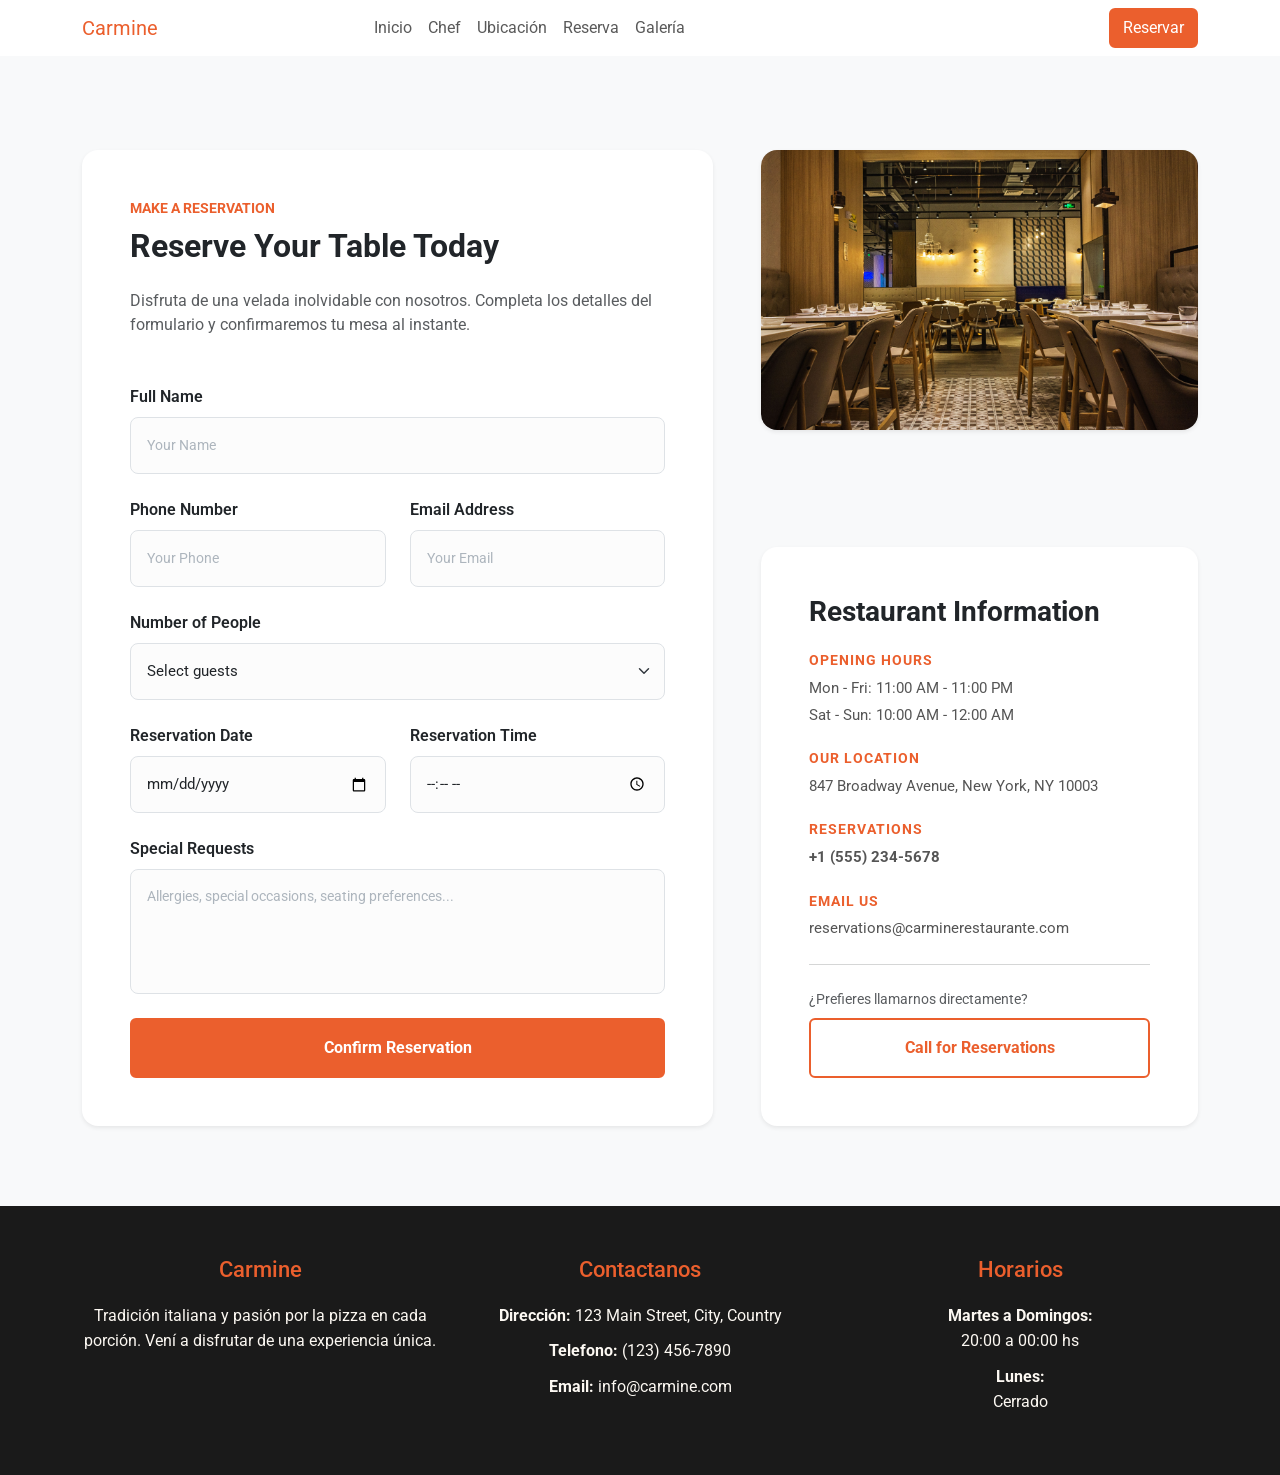
<file: pages/reserva.html>
<!DOCTYPE html>
<html lang="en">
<head>
<meta charset="UTF-8">
    <meta name="viewport" content="width=device-width, initial-scale=1.0">
    <meta name="description" content="Asegura tu lugar en Carmine para una noche inolvidable. Completa nuestro formulario de reserva online de manera rápida y fácil.">
    <title>Reservar Mesa</title>
    <link href="https://cdn.jsdelivr.net/npm/bootstrap@5.3.3/dist/css/bootstrap.min.css" rel="stylesheet">
    <link rel="stylesheet" href="../css/styles.css">
</head>
<body>
    <header>
            <nav class="navbar navbar-expand-lg navbar-white bg-white fixed-top">
                <div class="container">
                    <a class="navbar-brand me-auto" href="../index.html" >Carmine</a>
                    <button class="navbar-toggler" type="button" data-bs-toggle="offcanvas" data-bs-target="#navbarNav">
                        <span class="navbar-toggler-icon"></span>
                    </button>
                    <div class="offcanvas offcanvas-end" id="navbarNav">
                        <div class="offcanvas-header">
                            <h5 class="offcanvas-title">Carmine</h5>
                            <button type="button" class="btn-close" data-bs-dismiss="offcanvas"></button>
                        </div>
                        <div class="offcanvas-body">
                        <ul class="navbar-nav mx-auto">
                            <li class="nav-item">
                                <a class="nav-link" href="../index.html">Inicio</a>
                            </li>
                            <li class="nav-item">
                                <a class="nav-link" href="about.html">Chef</a>
                            </li>
                            <li class="nav-item">
                                <a class="nav-link" href="ubicacion.html">Ubicación</a>
                            </li>
                            <li class="nav-item">
                                <a class="nav-link" href="reserva.html">Reserva</a>
                            </li>
                            <li class="nav-item">
                                <a class="nav-link" href="galeria.html">Galería</a>
                            </li>
                        </ul>
                        <a href="reserva.html" class="btn btn-orange ms-auto d-none d-lg-inline-block">Reservar</a>
                        </div>
                    </div>
                </div>
            </nav>
    </header>
    <main class="reservation-section">
        <div class="container">
            <div class="row g-5">
                
                <div class="col-lg-7">
                    <div class="form-container bg-white p-5 shadow-sm rounded-4">
                        <span class="text-orange fw-bold text-uppercase small d-block mb-2">Make a Reservation</span>
                        <h2 class="fw-bold mb-4">Reserve Your Table Today</h2>
                        <p class="text-muted mb-5">Disfruta de una velada inolvidable con nosotros. Completa los detalles del formulario y confirmaremos tu mesa al instante.</p>

                        <form action="#" class="row g-4">
                            <div class="col-md-12">
                                <label class="form-label fw-semibold">Full Name</label>
                                <input type="text" class="form-control p-3" placeholder="Your Name" required>
                            </div>

                            <div class="col-md-6">
                                <label class="form-label fw-semibold">Phone Number</label>
                                <input type="tel" class="form-control p-3" placeholder="Your Phone" required>
                            </div>

                            <div class="col-md-6">
                                <label class="form-label fw-semibold">Email Address</label>
                                <input type="email" class="form-control p-3" placeholder="Your Email" required>
                            </div>

                            <div class="col-md-12">
                                <label class="form-label fw-semibold">Number of People</label>
                                <select class="form-select p-3" required>
                                    <option value="" selected disabled>Select guests</option>
                                    <option value="1">1 Person</option>
                                    <option value="2">2 People</option>
                                    <option value="3">3 People</option>
                                    <option value="4">4 People</option>
                                    <option value="5">5 People</option>
                                    <option value="6+">6+ People (Contacto especial)</option>
                                </select>
                            </div>

                            <div class="col-md-6">
                                <label class="form-label fw-semibold">Reservation Date</label>
                                <input type="date" class="form-control p-3" required>
                            </div>

                            <div class="col-md-6">
                                <label class="form-label fw-semibold">Reservation Time</label>
                                <input type="time" class="form-control p-3" required>
                            </div>

                            <div class="col-md-12">
                                <label class="form-label fw-semibold">Special Requests</label>
                                <textarea class="form-control p-3" rows="4" placeholder="Allergies, special occasions, seating preferences..."></textarea>
                            </div>

                            <div class="col-md-12 mt-4">
                                <button type="submit" class="btn btn-orange w-100 p-3 fw-bold">Confirm Reservation</button>
                            </div>
                        </form>
                    </div>
                </div>

                <div class="col-lg-5">
                    <div class="reservation-info-wrapper h-100 d-flex flex-column justify-content-between">
                        
                        <div class="info-image mb-4 rounded-4 overflow-hidden shadow-sm">
                            <img src="../img/restaurant-interior.jpg" alt="Interior de Carmine" class="img-fluid w-100">
                        </div>

                        <div class="info-details bg-white p-5 shadow-sm rounded-4">
                            <h3 class="fw-bold mb-4">Restaurant Information</h3>
                            
                            <div class="d-flex flex-column gap-4">
                                <div class="info-item">
                                    <h5 class="fw-bold text-orange small text-uppercase mb-2">Opening Hours</h5>
                                    <p class="mb-1">Mon - Fri: 11:00 AM - 11:00 PM</p>
                                    <p class="mb-0">Sat - Sun: 10:00 AM - 12:00 AM</p>
                                </div>

                                <div class="info-item">
                                    <h5 class="fw-bold text-orange small text-uppercase mb-2">Our Location</h5>
                                    <p class="mb-0">847 Broadway Avenue, New York, NY 10003</p>
                                </div>

                                <div class="info-item">
                                    <h5 class="fw-bold text-orange small text-uppercase mb-2">Reservations</h5>
                                    <p class="fw-bold mb-0">+1 (555) 234-5678</p>
                                </div>

                                <div class="info-item">
                                    <h5 class="fw-bold text-orange small text-uppercase mb-2">Email Us</h5>
                                    <p class="mb-0">reservations@carminerestaurante.com</p>
                                </div>
                            </div>

                            <hr class="my-4 text-muted">
                            
                            <p class="small text-muted mb-2">¿Prefieres llamarnos directamente?</p>
                            <a href="tel:+15552345678" class="btn btn-outline-orange w-100 p-3 fw-bold">Call for Reservations</a>
                        </div>
                    </div>
                </div>

            </div>
        </div>
    </main>

    <footer class="main-footer">
        <div class="container">
            <div class="row">
                <div class="col-md-4">
                    <h3>Carmine</h3>
                    <p>Tradición italiana y pasión por la pizza en cada porción. Vení a disfrutar de una experiencia única.</p>
                </div>
                <div class="col-md-4">
                    <h3>Contactanos</h3>
                    <p><strong>Dirección:</strong> 123 Main Street, City, Country</p>
                    <p><strong>Telefono:</strong> (123) 456-7890</p>
                    <p><strong>Email:</strong> info@carmine.com</p>
                </div>
                <div class="col-md-4">
                    <h3>Horarios</h3>
                    <p><strong>Martes a Domingos:</strong><br>20:00 a 00:00 hs</p>
                    <p><strong>Lunes:</strong><br>Cerrado</p>
                </div>
            </div>
        </div>
    </footer>

   <script src="https://cdn.jsdelivr.net/npm/bootstrap@5.3.3/dist/js/bootstrap.bundle.min.js"></script> 
</body>
</html>
</file>
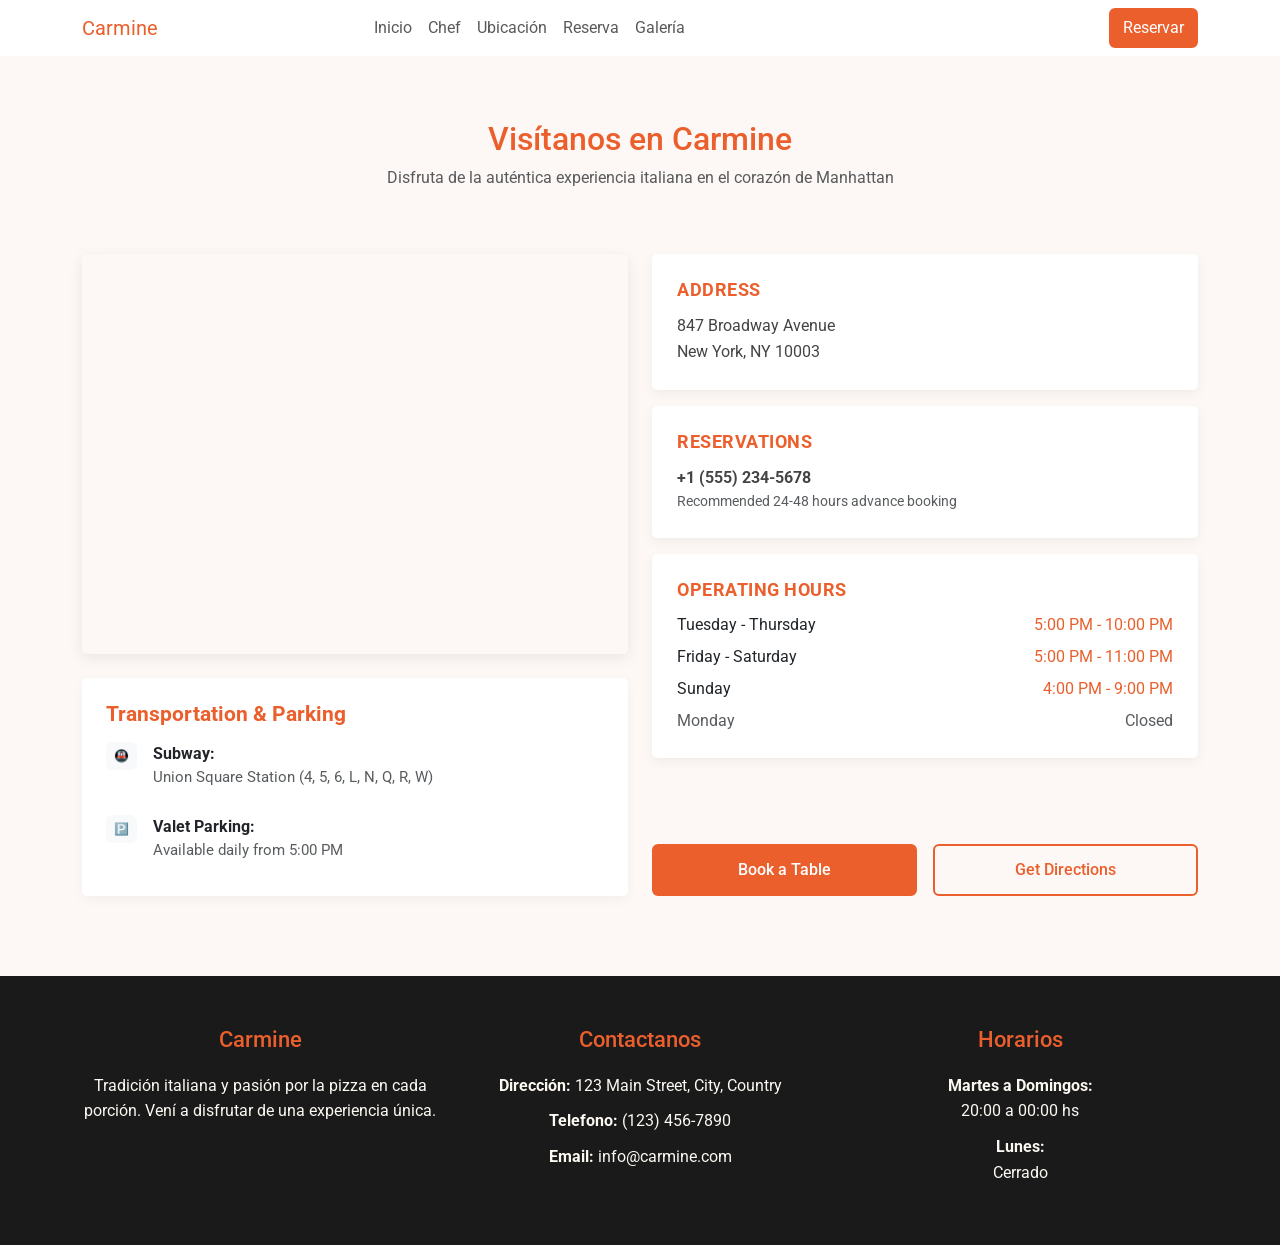
<file: pages/ubicacion.html>
<!DOCTYPE html>
<html lang="en">
<head>
<head>
    <meta charset="UTF-8">
    <meta name="viewport" content="width=device-width, initial-scale=1.0">
    <meta name="description" content="Encuentra la forma más fácil de llegar a Carmine. Ubicados en Broadway Avenue, te dejamos nuestros horarios de atención y opciones de estacionamiento.">
    <title>Ubicación</title>
    <link href="https://cdn.jsdelivr.net/npm/bootstrap@5.3.3/dist/css/bootstrap.min.css" rel="stylesheet">
    <link rel="stylesheet" href="../css/styles.css">
</head>
</head>
<body>
    <header>
            <nav class="navbar navbar-expand-lg navbar-white bg-white fixed-top">
                <div class="container">
                    <a class="navbar-brand me-auto" href="../index.html" >Carmine</a>
                    <button class="navbar-toggler" type="button" data-bs-toggle="offcanvas" data-bs-target="#navbarNav">
                        <span class="navbar-toggler-icon"></span>
                    </button>
                    <div class="offcanvas offcanvas-end" id="navbarNav">
                        <div class="offcanvas-header">
                            <h5 class="offcanvas-title">Carmine</h5>
                            <button type="button" class="btn-close" data-bs-dismiss="offcanvas"></button>
                        </div>
                        <div class="offcanvas-body">
                        <ul class="navbar-nav mx-auto">
                            <li class="nav-item">
                                <a class="nav-link" href="../index.html">Inicio</a>
                            </li>
                            <li class="nav-item">
                                <a class="nav-link" href="about.html">Chef</a>
                            </li>
                            <li class="nav-item">
                                <a class="nav-link" href="ubicacion.html">Ubicación</a>
                            </li>
                            <li class="nav-item">
                                <a class="nav-link" href="reserva.html">Reserva</a>
                            </li>
                            <li class="nav-item">
                                <a class="nav-link" href="galeria.html">Galería</a>
                            </li>
                        </ul>
                        <a href="reserva.html" class="btn btn-orange ms-auto d-none d-lg-inline-block">Reservar</a>
                        </div>
                    </div>
                </div>
            </nav>
    </header>
    <main class="location-section">
        <div class="container">
            
            <div class="row mb-5 text-center">
                <div class="col-12">
                    <h2>Visítanos en Carmine</h2>
                    <p class="text-muted">Disfruta de la auténtica experiencia italiana en el corazón de Manhattan</p>
                </div>
            </div>

            <div class="row g-4 align-items-stretch">
                
                <div class="col-md-6">
                    <div class="map-card mb-4">
                        <iframe 
                            src="https://www.google.com/maps/embed?pb=!1m18!1m12!1m3!1d3023.1444211145785!2d-73.99182312341496!3d40.73684993603415!2m3!1f0!2f0!3f0!3m2!1i1024!2i768!4f13.1!3m3!1m2!1s0x89c25999a386121b%3A0xa0676999a0e693b4!2s847%20Broadway%2C%20New%20York%2C%20NY%2010003%2C%20EE.%20UU.!5e0!3m2!1ses-419!2sar!4v1710000000000!5m2!1ses-419!2sar" 
                            width="100%" 
                            height="400" 
                            style="border:0;" 
                            allowfullscreen="" 
                            loading="lazy" 
                            referrerpolicy="no-referrer-when-downgrade">
                        </iframe>
                    </div>

                    <div class="transport-info p-4">
                        <h3>Transportation & Parking</h3>
                        <div class="d-flex align-items-start mb-3 gap-3">
                            <span class="badge bg-light text-dark p-2">🚇</span>
                            <div>
                                <strong>Subway:</strong>
                                <p class="margin-0 text-muted">Union Square Station (4, 5, 6, L, N, Q, R, W)</p>
                            </div>
                        </div>
                        <div class="d-flex align-items-start gap-3">
                            <span class="badge bg-light text-dark p-2">🅿️</span>
                            <div>
                                <strong>Valet Parking:</strong>
                                <p class="margin-0 text-muted">Available daily from 5:00 PM</p>
                            </div>
                        </div>
                    </div>
                </div>

                <div class="col-md-6 d-flex flex-column justify-content-between">
                    
                    <div class="info-card mb-3">
                        <div class="info-card-body">
                            <h4>Address</h4>
                            <p>847 Broadway Avenue<br>New York, NY 10003</p>
                        </div>
                    </div>

                    <div class="info-card mb-3">
                        <div class="info-card-body">
                            <h4>Reservations</h4>
                            <p class="text-orange fw-bold">+1 (555) 234-5678</p>
                            <p class="text-muted small">Recommended 24-48 hours advance booking</p>
                        </div>
                    </div>

                    <div class="info-card mb-4">
                        <div class="info-card-body">
                            <h4>Operating Hours</h4>
                            <div class="d-flex justify-content-between mb-2">
                                <span>Tuesday - Thursday</span>
                                <span class="text-orange">5:00 PM - 10:00 PM</span>
                            </div>
                            <div class="d-flex justify-content-between mb-2">
                                <span>Friday - Saturday</span>
                                <span class="text-orange">5:00 PM - 11:00 PM</span>
                            </div>
                            <div class="d-flex justify-content-between mb-2">
                                <span>Sunday</span>
                                <span class="text-orange">4:00 PM - 9:00 PM</span>
                            </div>
                            <div class="d-flex justify-content-between text-muted">
                                <span>Monday</span>
                                <span>Closed</span>
                            </div>
                        </div>
                    </div>

                    <div class="location-actions d-flex gap-3">
                        <a href="reserva.html" class="btn btn-orange w-50">Book a Table</a>
                        <a href="https://maps.google.com" target="_blank" class="btn btn-outline-orange w-50">Get Directions</a>
                    </div>

                </div>

            </div>
        </div>
    </main>
        <footer class="main-footer">
        <div class="container">
            <div class="row">
                <div class="col-md-4">
                    <h3>Carmine</h3>
                    <p>Tradición italiana y pasión por la pizza en cada porción. Vení a disfrutar de una experiencia única.</p>
                </div>
                <div class="col-md-4">
                    <h3>Contactanos</h3>
                    <p><strong>Dirección:</strong> 123 Main Street, City, Country</p>
                    <p><strong>Telefono:</strong> (123) 456-7890</p>
                    <p><strong>Email:</strong> info@carmine.com</p>
                </div>
                <div class="col-md-4">
                    <h3>Horarios</h3>
                    <p><strong>Martes a Domingos:</strong><br>20:00 a 00:00 hs</p>
                    <p><strong>Lunes:</strong><br>Cerrado</p>
                </div>
            </div>
        </div>
    </footer>

   <script src="https://cdn.jsdelivr.net/npm/bootstrap@5.3.3/dist/js/bootstrap.bundle.min.js"></script> 
</body>
</html>
</file>
<file: css/styles.css>
@charset "UTF-8";
@import url("https://fonts.googleapis.com/css2?family=Roboto:wght@300;400;500;700&display=swap");
body {
  font-family: "Roboto", sans-serif;
}

header nav .container div div h5 {
  color: #eb5f2d;
}

.navbar-brand {
  color: #eb5f2d;
}

#navbarNav {
  background-color: #ffffff;
}

.nav-bar .nav-item .nav-link {
  color: #eb5f2d;
}

.btn-orange {
  background-color: #eb5f2d;
  color: #ffffff;
  border: 2px solid #eb5f2d;
  transition: all 0.3s ease;
}
.btn-orange:hover {
  background-color: #eb5f2d;
  color: #ffffff;
  opacity: 0.8;
}

.btn-outline-orange {
  background-color: transparent;
  color: #eb5f2d;
  border: 2px solid #eb5f2d;
  transition: all 0.3s ease;
}
.btn-outline-orange:hover {
  background-color: #eb5f2d;
  color: #ffffff;
}

.hero {
  padding-top: 100px;
  padding-bottom: 60px;
  background-color: #fdf8f5;
}
.hero .subtitulo-hero {
  display: block;
  margin-top: 10px;
}
@media (min-width: 992px) {
  .hero {
    padding-top: 150px;
    padding-bottom: 80px;
  }
  .hero h1 {
    font-size: 3.5rem;
  }
  .hero p {
    font-size: 1.25rem;
  }
}

.about {
  background-color: #fdf8f5;
  padding: 25px 0;
}

.text-orange {
  color: #eb5f2d;
}

.reservation {
  background-color: #fdf8f5;
  padding: 50px 0;
}
@media (min-width: 768px) {
  .reservation .row {
    align-items: center;
  }
}
.reservation .reservation-box {
  background-color: #fdf8f5;
  padding: 20px;
}
@media (min-width: 768px) {
  .reservation .reservation-box {
    max-width: 600px;
    margin: 0 auto;
  }
}
.reservation input, .reservation select {
  border: 1px solid #eb5f2d;
  border-radius: 5px;
  padding: 10px;
  width: 100%;
}
.reservation .form-group {
  margin-bottom: 15px;
}
.reservation label {
  font-weight: bold;
  color: #eb5f2d;
  display: block;
  margin-bottom: 5px;
}
@media (min-width: 768px) {
  .reservation .form-row {
    display: flex;
    gap: 20px;
  }
  .reservation .form-row .form-group {
    flex: 1;
  }
}
.reservation .button-container {
  text-align: center;
  margin-top: 20px;
}
.reservation .reservation-image {
  display: none;
}
@media (min-width: 768px) {
  .reservation .reservation-image {
    display: block;
    height: auto;
  }
  .reservation .reservation-image img {
    width: 100%;
    height: auto;
    max-height: 400px;
    object-fit: cover;
  }
}

.main-footer {
  background-color: #1a1a1a;
  color: #fcf8f2;
  padding: 50px 0;
  text-align: center;
}
.main-footer h3 {
  color: #eb5f2d;
  font-size: 1.4rem;
  margin-bottom: 20px;
}
.main-footer p {
  font-size: 1rem;
  margin-bottom: 10px;
  line-height: 1.6;
}

.chef-section {
  background-color: #fdf8f5;
  padding-top: 100px;
  padding-bottom: 60px;
}
@media (min-width: 768px) {
  .chef-section {
    padding-top: 140px;
    padding-bottom: 80px;
  }
}
.chef-section .chef-image-container {
  position: relative;
  margin-bottom: 30px;
  border-radius: 5px;
  overflow: hidden;
}
.chef-section .chef-image-container .chef-image {
  width: 100%;
  height: auto;
  object-fit: cover;
  display: block;
}
.chef-section .chef-image-container .chef-experience-badge {
  position: absolute;
  bottom: 20px;
  right: 20px;
  background-color: #eb5f2d;
  color: #ffffff;
  padding: 15px;
  text-align: center;
  border-radius: 5px;
  box-shadow: 0 4px 15px rgba(0, 0, 0, 0.15);
}
.chef-section .chef-image-container .chef-experience-badge h3 {
  font-size: 1.8rem;
  margin: 0;
  font-weight: bold;
}
.chef-section .chef-image-container .chef-experience-badge p {
  font-size: 0.75rem;
  margin: 0;
  letter-spacing: 1px;
  font-weight: 500;
}
@media (min-width: 768px) {
  .chef-section .chef-image-container {
    margin-bottom: 0;
  }
}
.chef-section h2 {
  color: #eb5f2d;
  font-size: 2rem;
  margin-bottom: 5px;
}
.chef-section .chef-subtitle {
  font-size: 1.25rem;
  font-weight: 500;
  margin-bottom: 20px;
  color: #555;
}
.chef-section .chef-bio {
  line-height: 1.7;
  margin-bottom: 25px;
}
.chef-section .chef-awards {
  list-style: none;
  padding-left: 0;
  margin-bottom: 25px;
}
.chef-section .chef-awards li {
  position: relative;
  padding-left: 25px;
  margin-bottom: 10px;
  font-weight: 500;
}
.chef-section .chef-awards li::before {
  content: "•";
  position: absolute;
  left: 0;
  color: #eb5f2d;
  font-size: 1.5rem;
  top: -4px;
}
.chef-section blockquote {
  border-left: 4px solid #eb5f2d;
  padding-left: 20px;
  margin: 30px 0;
  font-style: italic;
  color: #444;
}
.chef-section blockquote footer {
  font-size: 0.9rem;
  color: #777;
  margin-top: 5px;
  font-style: normal;
}
.chef-section .chef-actions {
  display: flex;
  gap: 15px;
  flex-wrap: wrap;
  margin-top: 30px;
}
.chef-section .chef-gallery {
  margin-top: 50px;
}
.chef-section .chef-gallery .gallery-card {
  position: relative;
  background-color: #ffffff;
  border-radius: 5px;
  overflow: hidden;
  box-shadow: 0 4px 12px rgba(0, 0, 0, 0.05);
  transition: transform 0.3s ease, box-shadow 0.3s ease;
}
.chef-section .chef-gallery .gallery-card:hover {
  transform: translateY(-8px);
  box-shadow: 0 15px 35px rgba(0, 0, 0, 0.18);
  z-index: 5;
}
.chef-section .chef-gallery .gallery-card .gallery-img-container {
  width: 100%;
  height: 250px;
  overflow: hidden;
}
.chef-section .chef-gallery .gallery-card .gallery-img-container img {
  width: 100%;
  height: 100%;
  object-fit: cover;
}
.chef-section .chef-gallery .gallery-card .gallery-body {
  padding: 30px 20px 20px 20px;
}
.chef-section .chef-gallery .gallery-card .gallery-body h3 {
  font-size: 1.25rem;
  color: #eb5f2d;
  margin-top: 0;
  margin-bottom: 12px;
  font-weight: bold;
}
.chef-section .chef-gallery .gallery-card .gallery-body p {
  font-size: 0.95rem;
  color: #666;
  margin-bottom: 0;
  line-height: 1.6;
}

.location-section {
  background-color: #fdf8f5;
  padding-top: 120px;
  padding-bottom: 80px;
}
.location-section h2 {
  color: #eb5f2d;
  font-family: inherit;
}
.location-section .map-card {
  border-radius: 5px;
  overflow: hidden;
  box-shadow: 0 4px 15px rgba(0, 0, 0, 0.08);
}
.location-section .map-card iframe {
  display: block;
}
.location-section .transport-info {
  background-color: #ffffff;
  border-radius: 5px;
  box-shadow: 0 4px 12px rgba(0, 0, 0, 0.04);
}
.location-section .transport-info h3 {
  font-size: 1.3rem;
  color: #eb5f2d;
  margin-bottom: 15px;
  font-weight: bold;
}
.location-section .transport-info p {
  font-size: 0.95rem;
  margin-bottom: 10px;
  color: #555;
}
.location-section .info-card {
  background-color: #ffffff;
  border-radius: 5px;
  box-shadow: 0 4px 12px rgba(0, 0, 0, 0.05);
  transition: transform 0.3s ease, box-shadow 0.3s ease;
}
.location-section .info-card:hover {
  transform: translateY(-3px);
  box-shadow: 0 8px 20px rgba(0, 0, 0, 0.1);
}
.location-section .info-card .info-card-body {
  padding: 25px;
}
.location-section .info-card .info-card-body h4 {
  font-size: 1.15rem;
  color: #eb5f2d;
  font-weight: bold;
  margin-top: 0;
  margin-bottom: 12px;
  text-transform: uppercase;
  letter-spacing: 0.5px;
}
.location-section .info-card .info-card-body p {
  margin-bottom: 0;
  color: #444;
  line-height: 1.6;
}
.location-section .location-actions {
  margin-top: auto;
}
.location-section .location-actions .btn {
  padding: 12px;
  font-weight: 500;
}

.reservation-section {
  background-color: #f8f9fa;
  padding-top: 120px;
  padding-bottom: 80px;
}
@media (min-width: 768px) {
  .reservation-section {
    padding-top: 150px;
  }
}
.reservation-section .form-container {
  border-radius: 16px;
  box-shadow: 0 4px 25px rgba(0, 0, 0, 0.05);
}
.reservation-section .form-control, .reservation-section .form-select {
  border: 1px solid #dee2e6;
  border-radius: 8px;
  background-color: #fcfcfc;
  font-size: 0.95rem;
  transition: all 0.3s ease;
}
.reservation-section .form-control:focus, .reservation-section .form-select:focus {
  border-color: #eb5f2d;
  background-color: #ffffff;
  box-shadow: 0 0 0 0.25rem rgba(235, 95, 45, 0.15);
  outline: none;
}
.reservation-section .form-control::placeholder, .reservation-section .form-select::placeholder {
  color: #adb5bd;
  font-size: 0.9rem;
}
.reservation-section textarea.form-control {
  resize: none;
}
.reservation-section .reservation-info-wrapper .info-image {
  height: 280px;
  overflow: hidden;
  border-radius: 16px;
  box-shadow: 0 4px 15px rgba(0, 0, 0, 0.08);
}
.reservation-section .reservation-info-wrapper .info-image img {
  width: 100%;
  height: 100%;
  object-fit: cover;
}
.reservation-section .reservation-info-wrapper .info-details {
  border-radius: 16px;
  box-shadow: 0 4px 25px rgba(0, 0, 0, 0.05);
}
.reservation-section .reservation-info-wrapper .info-details .info-item h5 {
  font-size: 0.85rem;
  letter-spacing: 1px;
  font-weight: 700;
}
.reservation-section .reservation-info-wrapper .info-details .info-item p {
  color: #555;
  font-size: 0.95rem;
}
@media (max-width: 991px) {
  .reservation-section {
    padding-top: 100px;
  }
  .reservation-section .form-container, .reservation-section .info-details {
    padding: 30px !important;
  }
  .reservation-section .reservation-info-wrapper {
    margin-top: 30px;
  }
  .reservation-section .reservation-info-wrapper .info-image {
    height: 220px;
  }
}

.gallery-section {
  background-color: #fdf8f5;
  padding-top: 120px;
  padding-bottom: 80px;
}
@media (min-width: 768px) {
  .gallery-section {
    padding-top: 150px;
  }
}
.gallery-section h2 {
  color: #eb5f2d;
}
.gallery-section .gallery-card {
  background-color: #ffffff;
  border-radius: 5px;
  overflow: hidden;
  box-shadow: 0 4px 12px rgba(0, 0, 0, 0.05);
  transition: transform 0.4s cubic-bezier(0.25, 1, 0.5, 1), box-shadow 0.4s cubic-bezier(0.25, 1, 0.5, 1);
}
.gallery-section .gallery-card .gallery-img-container {
  width: 100%;
  height: 280px;
  background-color: #f0f0f0;
}
.gallery-section .gallery-card .gallery-img-container img {
  width: 100%;
  height: 100%;
  object-fit: cover;
  transition: transform 0.6s cubic-bezier(0.25, 1, 0.5, 1);
}
.gallery-section .gallery-card:hover {
  transform: translateY(-6px);
  box-shadow: 0 12px 28px rgba(0, 0, 0, 0.12);
}
.gallery-section .gallery-card:hover img {
  transform: scale(1.05);
}
@media (max-width: 767px) {
  .gallery-section {
    padding-top: 100px;
  }
  .gallery-section .gallery-card .gallery-img-container {
    height: 230px;
  }
}

/*# sourceMappingURL=styles.css.map */
</file>
